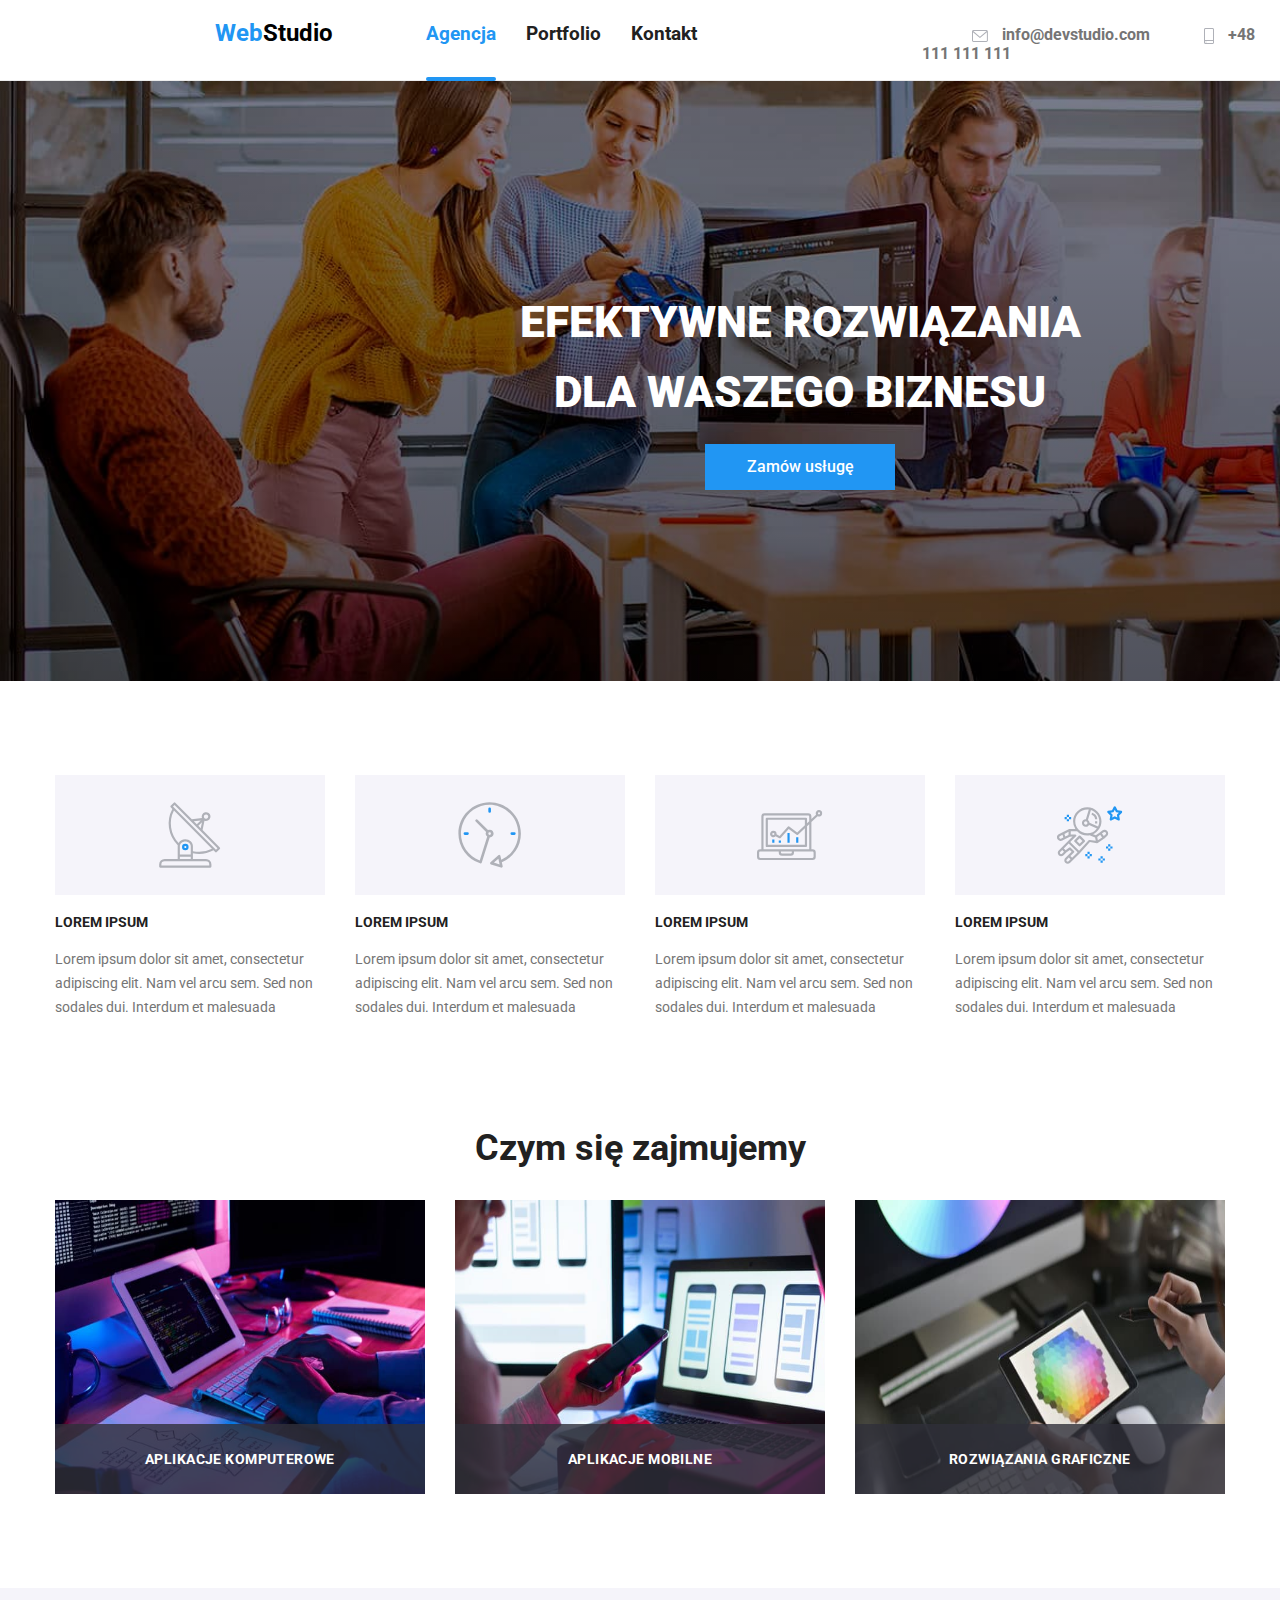
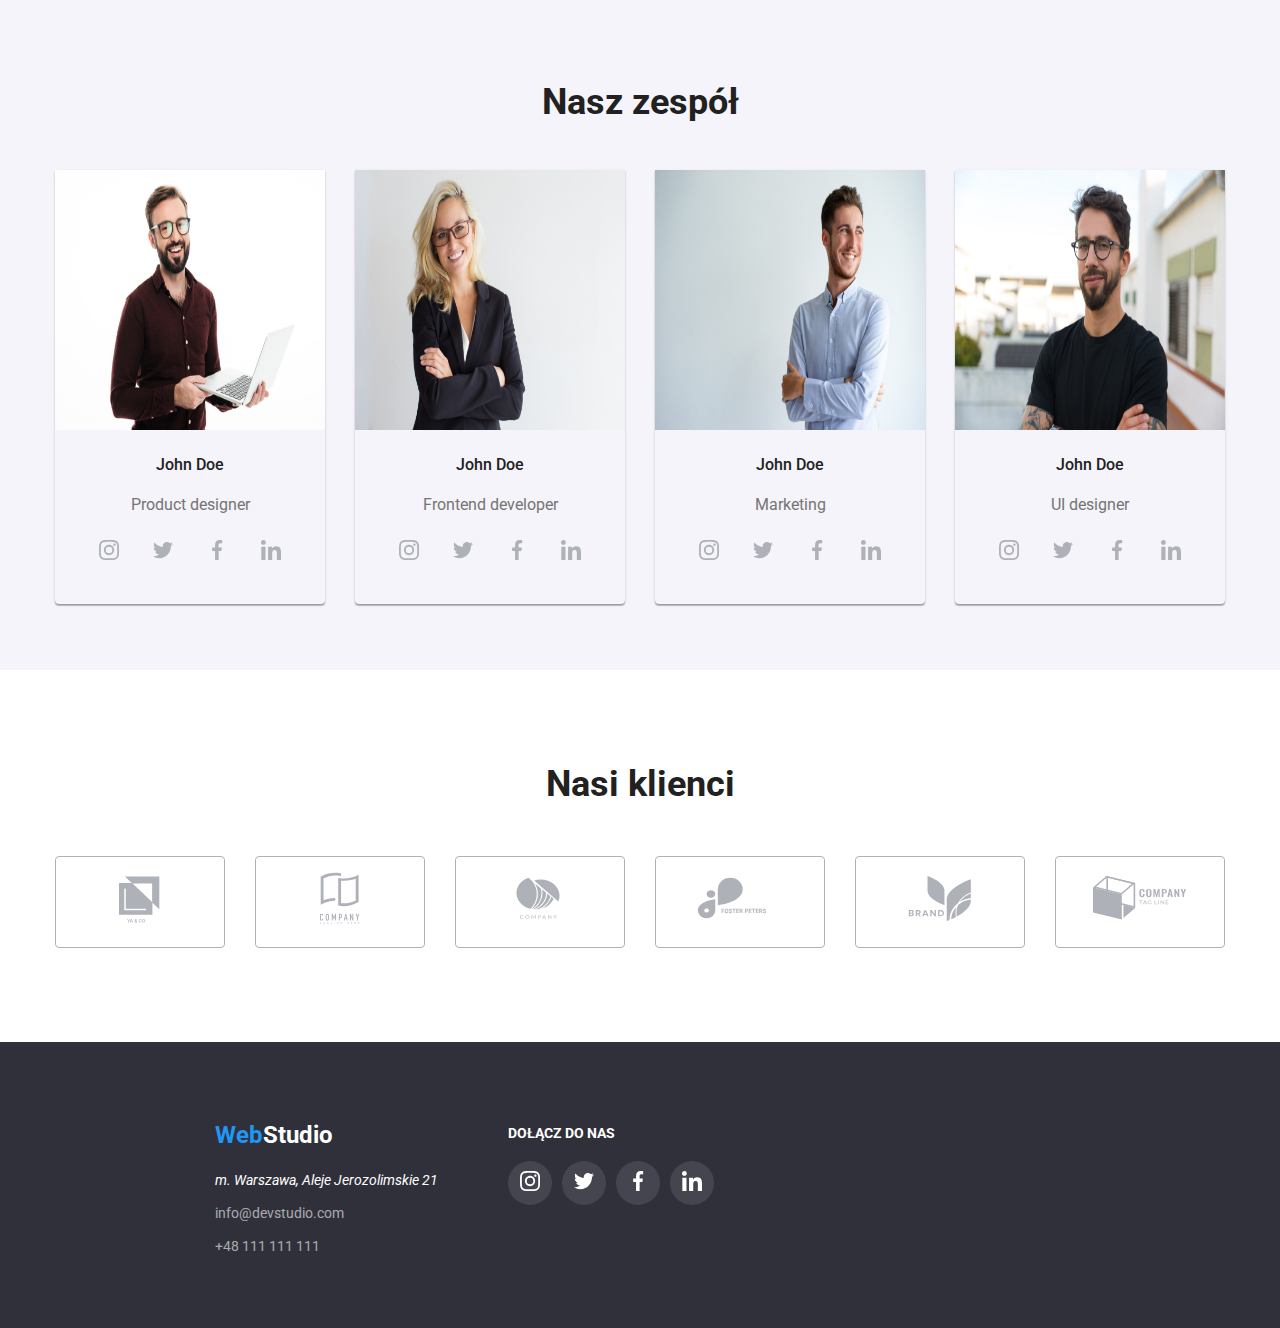
<file: index.html>
<!DOCTYPE html>
<html lang="en">
  <head>
    <meta charset="UTF-8" />
    <meta name="viewport" content="width=device-width, initial-scale=1" />
    <link href="./css/style.css" rel="stylesheet" type="text/css" />
    <title>Zadanie domowe - WebStudio</title>
    <link rel="preconnect" href="https://fonts.googleapis.com" />
    <link rel="preconnect" href="https://fonts.gstatic.com" crossorigin />
    <link
      href="https://fonts.googleapis.com/css2?family=Raleway:wght@700&family=Roboto:wght@400;500;700;900&display=swap"
      rel="stylesheet" />
    <link rel="stylesheet" href="./css/modern-normalize.min.css" />
  </head>
  <body>
    <header class="header-box">
      <div class="header-container">
        <section class="logo">
          <a href="https://roeee2.github.io/goit-markup-hw-05/"
            ><h2>
              <span class="logo-logo">Web</span
              ><span class="logo-studio">Studio</span>
            </h2></a
          >
        </section>
        <nav>
          <section class="nav-spacing">
            <h3>
              <ul>
                <li class="nav-item-active">
                  <a href="./index.html">Agencja</a>
                </li>
                <li class="nav-item">
                  <a href="./portfolio.html">Portfolio</a>
                </li>
                <li class="nav-item">
                  <a href="./contact.html">Kontakt</a>
                </li>
              </ul>
            </h3>
          </section>
        </nav>
        <section class="contact-spacing">
          <h4>
            <a href="mailto:info@devstudio.com">
              <svg class="envelope" width="16px" height="12px">
                <use href="./images/icons.svg#icon-envelope"></use>
              </svg>
              info@devstudio.com</a
            >
            <a href="tel:+48111111111">
              <svg class="close-icon" width="10px" height="16px">
                <use href="./images/icons.svg#icon-smartphone"></use>
              </svg>
              +48 111 111 111</a
            >
          </h4>
        </section>
      </div>
    </header>

    <!-- MAIN-->

    <main>
      <section class="solutions">
        <div class="content">
          <h1>
            <span class="solutions-title">
              <span>EFEKTYWNE ROZWIĄZANIA</span>
              <span>DLA WASZEGO BIZNESU</span>
            </span>
          </h1>
          <button type="button" class="order-service" data-modal-open>
            Zamów usługę
          </button>
          </div>
        </div>
      </section>
      <section>
        <div class="solutions-box">
          <div class="solutions-box-container">
            <div class="solutions-icons">
              <svg width="65.32px" height="70px">
                <use href="./images/icons.svg#icon-antenna"></use>
              </svg>
            </div>
            <h4 class="solutions-example-header">LOREM IPSUM</h4>
            <p class="solutions-example">
              Lorem ipsum dolor sit amet, consectetur adipiscing elit. Nam vel
              arcu sem. Sed non sodales dui. Interdum et malesuada
            </p>
          </div>
          <div class="solutions-box-container">
            <div class="solutions-icons">
              <svg width="65.32px" height="70px">
                <use href="./images/icons.svg#icon-clock"></use>
              </svg>
            </div>
            <h4 class="solutions-example-header">LOREM IPSUM</h4>
            <p class="solutions-example">
              Lorem ipsum dolor sit amet, consectetur adipiscing elit. Nam vel
              arcu sem. Sed non sodales dui. Interdum et malesuada
            </p>
          </div>
          <div class="solutions-box-container">
            <div class="solutions-icons">
              <svg width="65.32px" height="70px">
                <use href="./images/icons.svg#icon-diagram"></use>
              </svg>
            </div>
            <h4 class="solutions-example-header">LOREM IPSUM</h4>
            <p class="solutions-example">
              Lorem ipsum dolor sit amet, consectetur adipiscing elit. Nam vel
              arcu sem. Sed non sodales dui. Interdum et malesuada
            </p>
          </div>
          <div class="solutions-box-container">
            <div class="solutions-icons">
              <svg width="65.32px" height="70px">
                <use href="./images/icons.svg#icon-astronaut"></use>
              </svg>
            </div>
            <h4 class="solutions-example-header">LOREM IPSUM</h4>
            <p class="solutions-example">
              Lorem ipsum dolor sit amet, consectetur adipiscing elit. Nam vel
              arcu sem. Sed non sodales dui. Interdum et malesuada
            </p>
          </div>
        </div>
      </section>
      <section id="whatwedo">
        <div class="whatwedo">
          <div class="whatwedo-header">
            <h2 class="whatwedo-title">Czym się zajmujemy</h2>
          </div>
          <div class="whatwedo-container">
            <div class="whatwedo-item">
              <img
              src="images/whatwedo1.jpg"
              width="370"
              height="294"
              alt="Close up image of a programer working at his desk." />
                <div class="whatwedo-bar">
                <p class="whatwedo-desc">Aplikacje komputerowe</p>
                </div>
            </div>
            <div class="whatwedo-item">
              <img
              src="images/whatwedo2.jpg"
              width="370"
              height="294"
              alt="Web ui designers are developing application/interface for mobile phones." />
                <div class="whatwedo-bar">
                <p class="whatwedo-desc">Aplikacje mobilne</p>
                </div>
            </div>
            <div class="whatwedo-item">
              <img
              src="images/whatwedo3.jpg"
              width="370"
              height="294"
              alt="Creative artist web design with working colour selection graphic tablet." />
                <div class="whatwedo-bar">
                <p class="whatwedo-desc">Rozwiązania graficzne</p>
                </div>
            </div>
          </div>
        </div>
      </section>

      <section id="team">
        <div class="team-header">
          <h2 class="whatwedo-title">Nasz zespół</h2>
        </div>
        <div class="team-container">
          <figure>
            <img
              src="images/ourteam1.jpg"
              width="270"
              height="260"
              alt="Smiling product designer - John Doe." />
            <figcaption>
              <h4 class="team-member-header">John Doe</h4>
              <p class="-member-desc">Product designer</p>
              <div class="team-socials">
                <ul>
                  <li>
                    <a
                      href="https://instagram.com"
                      target="_blank"
                      rel="noopener noreferrer">
                      <svg class="socials-icon" width="20px" height="20px">
                        <use href="./images/icons.svg#icon-instagram"></use>
                      </svg>
                    </a>
                  </li>
                  <li>
                    <a
                      href="https://twitter.com"
                      target="_blank"
                      rel="noopener noreferrer">
                      <svg class="socials-icon" width="20px" height="20px">
                        <use href="./images/icons.svg#icon-twitter"></use>
                      </svg>
                    </a>
                  </li>
                  <li>
                    <a
                      href="https://facebook.com"
                      target="_blank"
                      rel="noopener noreferrer">
                      <svg class="socials-icon" width="20px" height="20px">
                        <use href="./images/icons.svg#icon-facebook"></use>
                      </svg>
                    </a>
                  </li>
                  <li>
                    <a
                      href="https://linkedin.com"
                      target="_blank"
                      rel="noopener noreferrer">
                      <svg class="socials-icon" width="20px" height="20px">
                        <use href="./images/icons.svg#icon-linkedin"></use>
                      </svg>
                    </a>
                  </li>
                </ul>
              </div>
            </figcaption>
          </figure>
          <figure>
            <img
              src="images/ourteam2.jpg"
              width="270"
              height="260"
              alt="Smiling frontend developer - John Doe." />
            <figcaption>
              <h4 class="team-member-header">John Doe</h4>
              <p class="-member-desc">Frontend developer</p>
              <div class="team-socials">
                <ul>
                  <li>
                    <a
                      href="https://instagram.com"
                      target="_blank"
                      rel="noopener noreferrer">
                      <svg class="socials-icon" width="20px" height="20px">
                        <use href="./images/icons.svg#icon-instagram"></use>
                      </svg>
                    </a>
                  </li>
                  <li>
                    <a
                      href="https://twitter.com"
                      target="_blank"
                      rel="noopener noreferrer">
                      <svg class="socials-icon" width="20px" height="20px">
                        <use href="./images/icons.svg#icon-twitter"></use>
                      </svg>
                    </a>
                  </li>
                  <li>
                    <a
                      href="https://facebook.com"
                      target="_blank"
                      rel="noopener noreferrer">
                      <svg class="socials-icon" width="20px" height="20px">
                        <use href="./images/icons.svg#icon-facebook"></use>
                      </svg>
                    </a>
                  </li>
                  <li>
                    <a
                      href="https://linkedin.com"
                      target="_blank"
                      rel="noopener noreferrer">
                      <svg class="socials-icon" width="20px" height="20px">
                        <use href="./images/icons.svg#icon-linkedin"></use>
                      </svg>
                    </a>
                  </li>
                </ul>
              </div>
            </figcaption>
          </figure>
          <figure>
            <img
              src="images/ourteam3.jpg"
              width="270"
              height="260"
              alt="Smiling marketing team member - John Doe." />
            <figcaption>
              <h4 class="team-member-header">John Doe</h4>
              <p class="-member-desc">Marketing</p>
              <div class="team-socials">
                <ul>
                  <li>
                    <a
                      href="https://instagram.com"
                      target="_blank"
                      rel="noopener noreferrer">
                      <svg class="socials-icon" width="20px" height="20px">
                        <use href="./images/icons.svg#icon-instagram"></use>
                      </svg>
                    </a>
                  </li>
                  <li>
                    <a
                      href="https://twitter.com"
                      target="_blank"
                      rel="noopener noreferrer">
                      <svg class="socials-icon" width="20px" height="20px">
                        <use href="./images/icons.svg#icon-twitter"></use>
                      </svg>
                    </a>
                  </li>
                  <li>
                    <a
                      href="https://facebook.com"
                      target="_blank"
                      rel="noopener noreferrer">
                      <svg class="socials-icon" width="20px" height="20px">
                        <use href="./images/icons.svg#icon-facebook"></use>
                      </svg>
                    </a>
                  </li>
                  <li>
                    <a
                      href="https://linkedin.com"
                      target="_blank"
                      rel="noopener noreferrer">
                      <svg class="socials-icon" width="20px" height="20px">
                        <use href="./images/icons.svg#icon-linkedin"></use>
                      </svg>
                    </a>
                  </li>
                </ul>
              </div>
            </figcaption>
          </figure>
          <figure>
            <img
              src="images/ourteam4.jpg"
              width="270"
              height="260"
              alt="Smiling UI designer - John Doe." />
            <figcaption>
              <h4 class="team-member-header">John Doe</h4>
              <p class="-member-desc">UI designer</p>
              <div class="team-socials">
                <ul>
                  <li>
                    <a
                      href="https://instagram.com"
                      target="_blank"
                      rel="noopener noreferrer">
                      <svg class="socials-icon" width="20px" height="20px">
                        <use href="./images/icons.svg#icon-instagram"></use>
                      </svg>
                    </a>
                  </li>
                  <li>
                    <a
                      href="https://twitter.com"
                      target="_blank"
                      rel="noopener noreferrer">
                      <svg class="socials-icon" width="20px" height="20px">
                        <use href="./images/icons.svg#icon-twitter"></use>
                      </svg>
                    </a>
                  </li>
                  <li>
                    <a
                      href="https://facebook.com"
                      target="_blank"
                      rel="noopener noreferrer">
                      <svg class="socials-icon" width="20px" height="20px">
                        <use href="./images/icons.svg#icon-facebook"></use>
                      </svg>
                    </a>
                  </li>
                  <li>
                    <a
                      href="https://linkedin.com"
                      target="_blank"
                      rel="noopener noreferrer">
                      <svg class="socials-icon" width="20px" height="20px">
                        <use href="./images/icons.svg#icon-linkedin"></use>
                      </svg>
                    </a>
                  </li>
                </ul>
              </div>
            </figcaption>
          </figure>
        </div>
      </section>
      <section id="customers">
        <div class="whatwedo">
          <h2 class="whatwedo-title">Nasi klienci</h2>
        </div>
        <div class="customers-icons">
          <ul>
            <li>
              <a
                href="https://google.com"
                target="_blank"
                rel="noopener noreferrer">
                <svg width="106" height="60.04">
                  <use href="./images/icons.svg#icon-customer_logo"></use>
                </svg>
              </a>
            </li>
            <li>
              <a
                href="https://google.com"
                target="_blank"
                rel="noopener noreferrer">
                <svg width="106" height="60.04">
                  <use href="./images/icons.svg#icon-customer_logo2"></use>
                </svg>
              </a>
            </li>
            <li>
              <a
                href="https://google.com"
                target="_blank"
                rel="noopener noreferrer">
                <svg width="106" height="60">
                  <use href="./images/icons.svg#icon-customer_logo3"></use>
                </svg>
              </a>
            </li>
            <li>
              <a
                href="https://google.com"
                target="_blank"
                rel="noopener noreferrer">
                <svg width="106" height="60">
                  <use href="./images/icons.svg#icon-customer_logo4"></use>
                </svg>
              </a>
            </li>
            <li>
              <a
                href="https://google.com"
                target="_blank"
                rel="noopener noreferrer">
                <svg width="106" height="60">
                  <use href="./images/icons.svg#icon-customer_logo5"></use>
                </svg>
              </a>
            </li>
            <li>
              <a
                href="https://google.com"
                target="_blank"
                rel="noopener noreferrer">
                <svg width="106" height="60">
                  <use href="./images/icons.svg#icon-customer_logo6"></use>
                </svg>
              </a>
            </li>
          </ul>
        </div>
      </section>
    </main>

    <!-- FOOTER -->

    <footer class="footer-background">
      <div class="footer-container">
        <section id="contact">
          <div class="footer-logo">
            <a href="https://roeee2.github.io/goit-markup-hw-05/"
              ><h2>
                <span class="logo-logo">Web</span
                ><span class="logo-studio-light">Studio</span>
              </h2></a
            >
          </div>
          <div class="address">
            <address>m. Warszawa, Aleje Jerozolimskie 21</address>
            <ul class="ways-of-contact">
              <li>
                <span class="address-6alpha"
                  ><a href="mailto:info@devstudio.com"
                    >info@devstudio.com</a
                  ></span
                >
              </li>
              <li>
                <span class="address-6alpha"
                  ><a href="tel:+48111111111">+48 111 111 111</a></span
                >
              </li>
            </ul>
          </div>
        </section>
        <section class="footer-socials">
          <h2>DOŁĄCZ DO NAS</h2>
          <ul>
            <li>
              <a
                href="https://instagram.com"
                target="_blank"
                rel="noopener noreferrer">
                <svg class="socials-icon" width="20px" height="20px">
                  <use href="./images/icons.svg#icon-instagram"></use>
                </svg>
              </a>
            </li>
            <li>
              <a
                href="https://twitter.com"
                target="_blank"
                rel="noopener noreferrer">
                <svg class="socials-icon" width="20px" height="20px">
                  <use href="./images/icons.svg#icon-twitter"></use>
                </svg>
              </a>
            </li>
            <li>
              <a
                href="https://facebook.com"
                target="_blank"
                rel="noopener noreferrer">
                <svg class="socials-icon" width="20px" height="20px">
                  <use href="./images/icons.svg#icon-facebook"></use>
                </svg>
              </a>
            </li>
            <li>
              <a
                href="https://linkedin.com"
                target="_blank"
                rel="noopener noreferrer">
                <svg class="socials-icon" width="20px" height="20px">
                  <use href="./images/icons.svg#icon-linkedin"></use>
                </svg>
              </a>
            </li>
          </ul>
        </section>
      </div>
    </footer>
    <div class="backdrop is-hidden" data-modal>
      <div class="modal">
        <button class="modal-close" data-modal-close>
          <svg class="socials-icon" width="11px" height="11px">
            <use href="./images/icons.svg#icon-close"></use>
          </svg>
        </button>
      </div>
    </div>
    <script src="./js/modal.js"></script>
  </body>
</html>
</file>
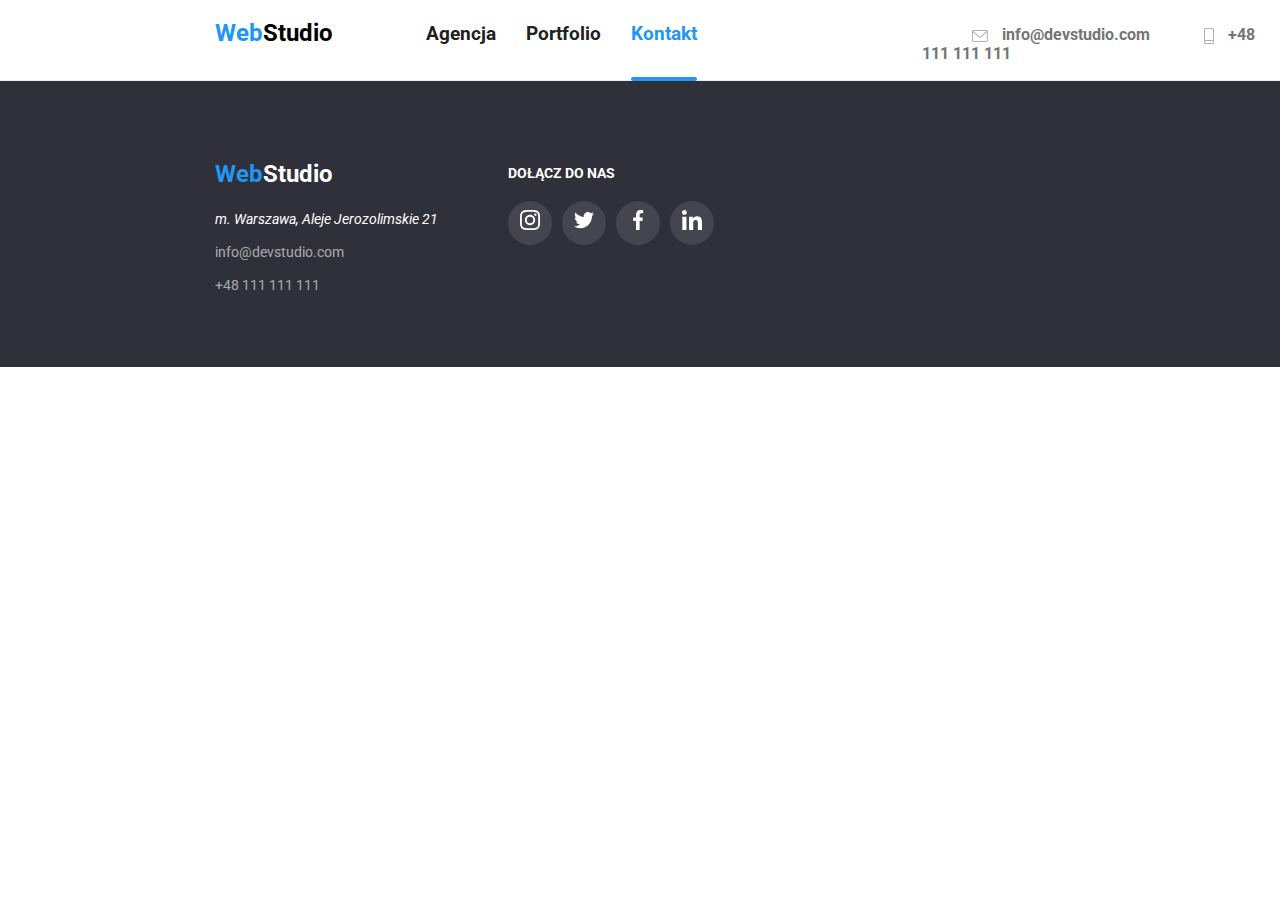
<file: contact.html>
<!DOCTYPE html>
<html lang="en">
  <head>
    <meta charset="UTF-8" />
    <meta name="viewport" content="width=device-width, initial-scale=1" />
    <link href="./css/style.css" rel="stylesheet" type="text/css" />
    <title>Zadanie domowe - WebStudio</title>
    <link rel="preconnect" href="https://fonts.googleapis.com" />
    <link rel="preconnect" href="https://fonts.gstatic.com" crossorigin />
    <link
      href="https://fonts.googleapis.com/css2?family=Raleway:wght@700&family=Roboto:wght@400;500;700;900&display=swap"
      rel="stylesheet" />
    <link rel="stylesheet" href="./css/modern-normalize.min.css" />
  </head>
  <body>
    <header class="header-box">
      <div class="header-container">
        <section class="logo">
          <a href="https://roeee2.github.io/goit-markup-hw-05/"
            ><h2>
              <span class="logo-logo">Web</span
              ><span class="logo-studio">Studio</span>
            </h2></a
          >
        </section>
        <nav>
          <section class="nav-spacing">
            <h3>
              <ul>
                <li class="nav-item">
                  <a href="./index.html">Agencja</a>
                </li>
                <li class="nav-item">
                  <a href="./portfolio.html">Portfolio</a>
                </li>
                <li class="nav-item-active">
                  <a href="./contact.html">Kontakt</a>
                </li>
              </ul>
            </h3>
          </section>
        </nav>
        <section class="contact-spacing">
          <h4>
            <a href="mailto:info@devstudio.com">
              <svg class="envelope" width="16px" height="12px">
                <use href="./images/icons.svg#icon-envelope"></use>
              </svg>
              info@devstudio.com</a
            >
            <a href="tel:+48111111111">
              <svg class="close-icon" width="10px" height="16px">
                <use href="./images/icons.svg#icon-smartphone"></use>
              </svg>
              +48 111 111 111</a
            >
          </h4>
        </section>
      </div>
    </header>

    <!-- MAIN-->

    <main></main>

    <!-- FOOTER -->

    <footer class="footer-background">
      <div class="footer-container">
        <section id="contact">
          <div class="footer-logo">
            <a href="https://roeee2.github.io/goit-markup-hw-05/"
              ><h2>
                <span class="logo-logo">Web</span
                ><span class="logo-studio-light">Studio</span>
              </h2></a
            >
          </div>
          <div class="address">
            <address>m. Warszawa, Aleje Jerozolimskie 21</address>
            <ul class="ways-of-contact">
              <li>
                <span class="address-6alpha"
                  ><a href="mailto:info@devstudio.com"
                    >info@devstudio.com</a
                  ></span
                >
              </li>
              <li>
                <span class="address-6alpha"
                  ><a href="tel:+48111111111">+48 111 111 111</a></span
                >
              </li>
            </ul>
          </div>
        </section>
        <section class="footer-socials">
          <h2>DOŁĄCZ DO NAS</h2>
          <ul>
            <li>
              <a
                href="https://instagram.com"
                target="_blank"
                rel="noopener noreferrer">
                <svg class="socials-icon" width="20px" height="20px">
                  <use href="./images/icons.svg#icon-instagram"></use>
                </svg>
              </a>
            </li>
            <li>
              <a
                href="https://twitter.com"
                target="_blank"
                rel="noopener noreferrer">
                <svg class="socials-icon" width="20px" height="20px">
                  <use href="./images/icons.svg#icon-twitter"></use>
                </svg>
              </a>
            </li>
            <li>
              <a
                href="https://facebook.com"
                target="_blank"
                rel="noopener noreferrer">
                <svg class="socials-icon" width="20px" height="20px">
                  <use href="./images/icons.svg#icon-facebook"></use>
                </svg>
              </a>
            </li>
            <li>
              <a
                href="https://linkedin.com"
                target="_blank"
                rel="noopener noreferrer">
                <svg class="socials-icon" width="20px" height="20px">
                  <use href="./images/icons.svg#icon-linkedin"></use>
                </svg>
              </a>
            </li>
          </ul>
        </section>
      </div>
    </footer>
  </body>
</html>
</file>
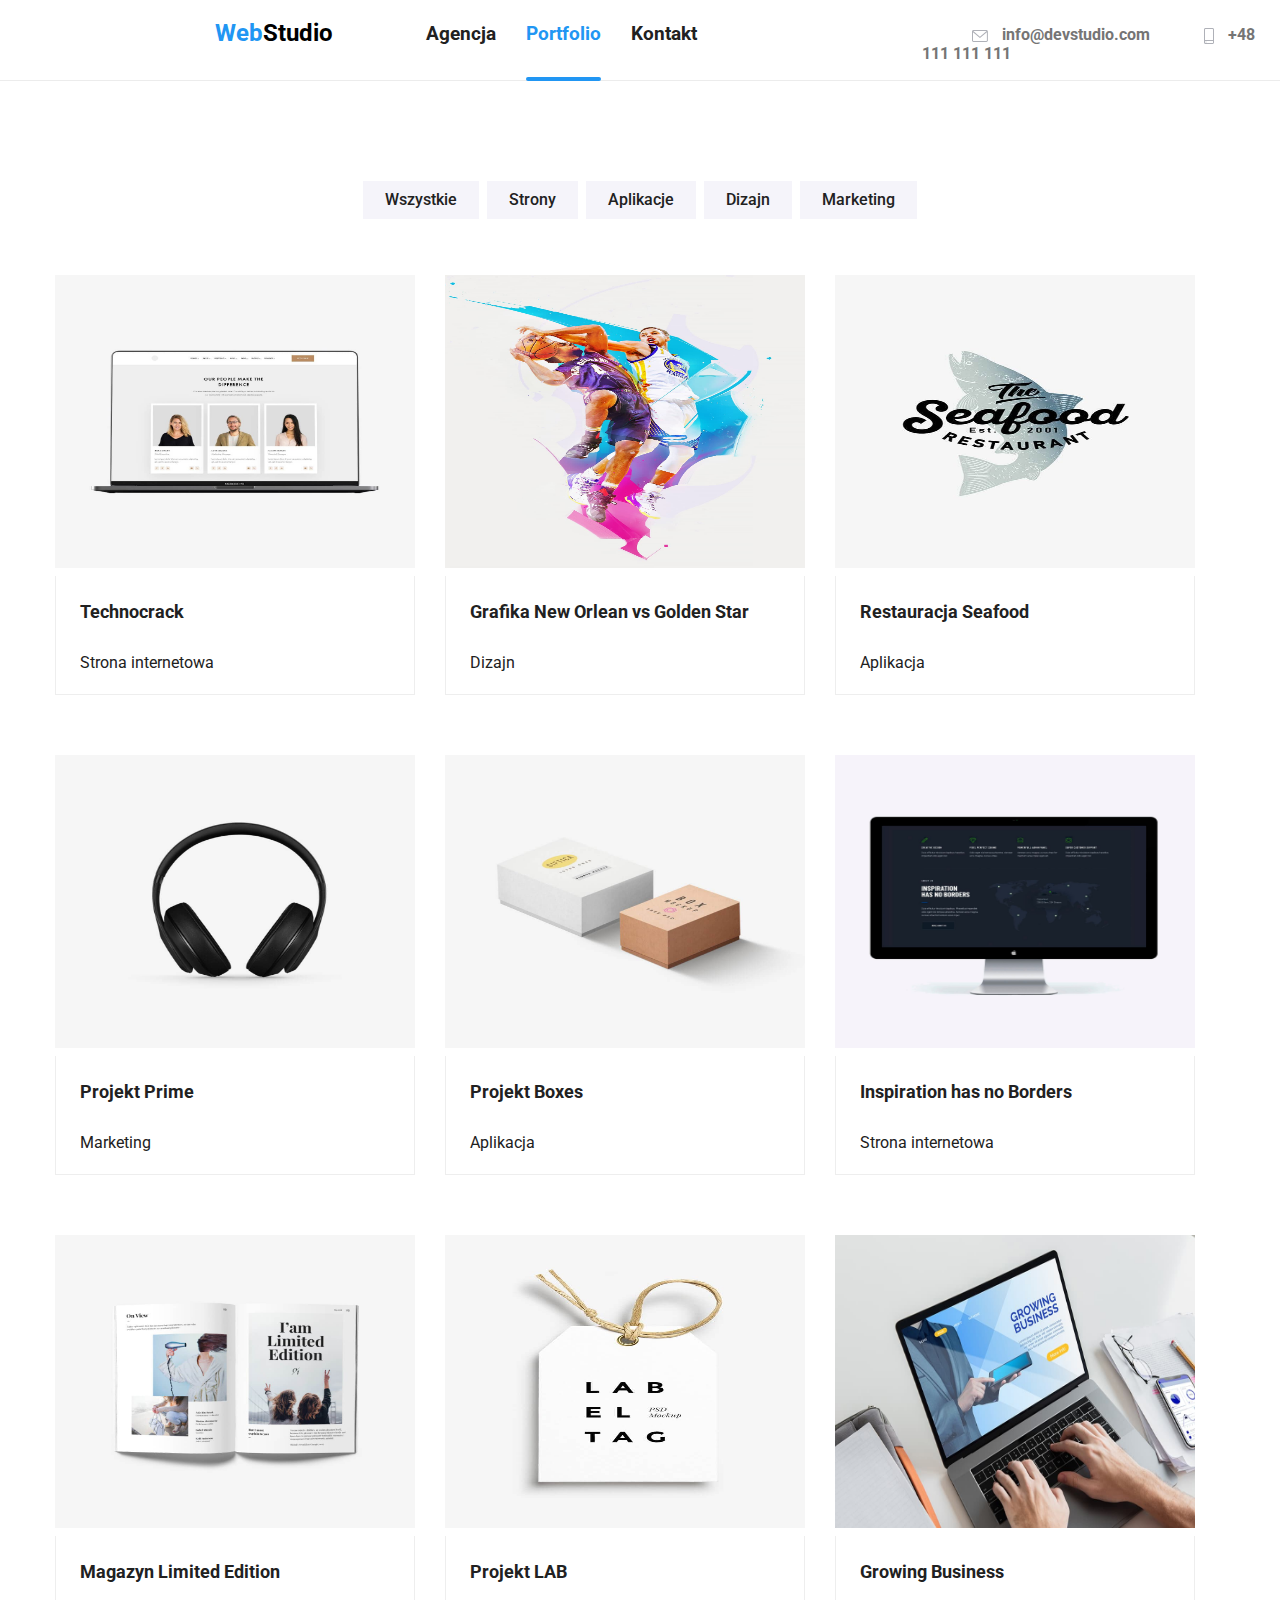
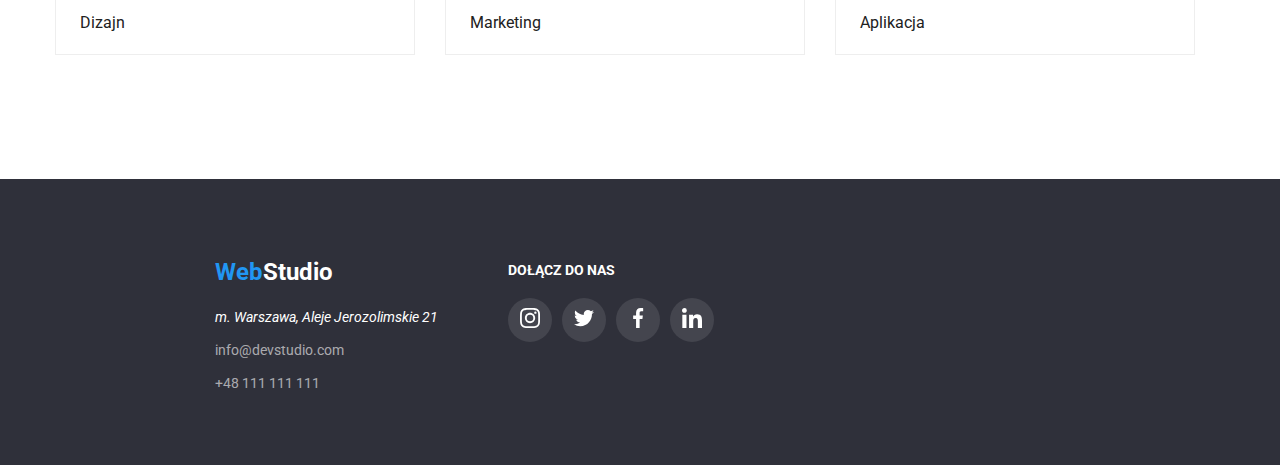
<file: portfolio.html>
<!DOCTYPE html>
<html lang="en">
  <head>
    <meta charset="UTF-8" />
    <meta name="viewport" content="width=device-width, initial-scale=1" />
    <link href="./css/style.css" rel="stylesheet" type="text/css" />
    <title>Zadanie domowe - WebStudio</title>
    <link rel="preconnect" href="https://fonts.googleapis.com" />
    <link rel="preconnect" href="https://fonts.gstatic.com" crossorigin />
    <link
      href="https://fonts.googleapis.com/css2?family=Raleway:wght@700&family=Roboto:wght@400;500;700;900&display=swap"
      rel="stylesheet" />
    <link rel="stylesheet" href="./css/modern-normalize.min.css" />
  </head>
  <body>
    <header class="header-box">
      <div class="header-container">
        <section class="logo">
          <a href="https://roeee2.github.io/goit-markup-hw-05/"
            ><h2>
              <span class="logo-logo">Web</span
              ><span class="logo-studio">Studio</span>
            </h2></a
          >
        </section>
        <nav>
          <section class="nav-spacing">
            <h3>
              <ul>
                <li class="nav-item">
                  <a href="./index.html">Agencja</a>
                </li>
                <li class="nav-item-active">
                  <a href="./portfolio.html">Portfolio</a>
                </li>
                <li class="nav-item">
                  <a href="./contact.html">Kontakt</a>
                </li>
              </ul>
            </h3>
          </section>
        </nav>
        <section class="contact-spacing">
          <h4>
            <a href="mailto:info@devstudio.com">
              <svg class="envelope" width="16px" height="12px">
                <use href="./images/icons.svg#icon-envelope"></use>
              </svg>
              info@devstudio.com</a
            >
            <a href="tel:+48111111111">
              <svg class="close-icon" width="10px" height="16px">
                <use href="./images/icons.svg#icon-smartphone"></use>
              </svg>
              +48 111 111 111</a
            >
          </h4>
        </section>
      </div>
    </header>

    <!-- MAIN-->

    <main>
      <section>
        <ul class="portfolio-types-box">
          <li>
            <button type="button" class="portfolio-types">
              <a href="#">Wszystkie</a>
            </button>
          </li>
          <li>
            <button type="button" class="portfolio-types">
              <a href="#">Strony</a>
            </button>
          </li>
          <li>
            <button type="button" class="portfolio-types">
              <a href="#">Aplikacje</a>
            </button>
          </li>
          <li>
            <button type="button" class="portfolio-types">
              <a href="#">Dizajn</a>
            </button>
          </li>
          <li>
            <button type="button" class="portfolio-types">
              <a href="#">Marketing</a>
            </button>
          </li>
        </ul>
      </section>
      <section class="gallery-box">
        <ul class="portfolio-gallery">
          <li>
            <figure>
              <div class="tile">
                <img
                  src="./images/portfolio/photo1.jpg"
                  alt="Website built for a company called Technocrack."
                  width="370"
                  height="293" />
                <div class="portfolio-overlay">
                  Technocrack jest popularną platformą wykorzystywaną do rozpowszechniania koronawirusa. Firmy wykorzystują tę platformę do celów szpiegowskich i ataków na niezabezpieczone serwery konkurencji.
                </div>
              </div>
              <figcaption>
                <h3 class="portfolio-item-header">Technocrack</h3>
                <p class="portfolio-item-description">Strona internetowa</p>
              </figcaption>
            </figure>
          </li>
          <li>
            <figure>
              <div class="tile">
                <img
                  src="./images/portfolio/photo2.jpg"
                  alt="New Orlean vs. Golden Star poster design."
                  width="370"
                  height="293" />
                <div class="portfolio-overlay">
                  Technocrack jest popularną platformą wykorzystywaną do rozpowszechniania koronawirusa. Firmy wykorzystują tę platformę do celów szpiegowskich i ataków na niezabezpieczone serwery konkurencji.
                </div>
              </div>
                <figcaption>
                  <h3 class="portfolio-item-header">
                    Grafika New Orlean vs Golden Star
                  </h3>
                  <p class="portfolio-item-description">Dizajn</p>
              </figcaption>
            </figure>
          </li>
          <li>
            <figure>
              <div class="tile">
                <img
                  src="./images/portfolio/photo3.jpg"
                  alt="Logo of an app built for a seafood restaurant called Seafood."
                  width="370"
                  height="293" />
                  <div class="portfolio-overlay">
                    Technocrack jest popularną platformą wykorzystywaną do rozpowszechniania koronawirusa. Firmy wykorzystują tę platformę do celów szpiegowskich i ataków na niezabezpieczone serwery konkurencji.
                  </div>
              </div>
                <figcaption>
                  <h3 class="portfolio-item-header">Restauracja Seafood</h3>
                  <p class="portfolio-item-description">Aplikacja</p>
                </figcaption>
            </figure>
          </li>
          <li>
            <figure>
              <div class="tile">
                <img
                  src="./images/portfolio/photo4.jpg"
                  alt="Picture of headphones."
                  width="370"
                  height="293" />
                  <div class="portfolio-overlay">
                    Technocrack jest popularną platformą wykorzystywaną do rozpowszechniania koronawirusa. Firmy wykorzystują tę platformę do celów szpiegowskich i ataków na niezabezpieczone serwery konkurencji.
                  </div>
              </div>
                <figcaption>
                  <h3 class="portfolio-item-header">Projekt Prime</h3>
                  <p class="portfolio-item-description">Marketing</p>
                </figcaption>
            </figure>
          </li>
          <li>
            <figure>
              <div class="tile">
                <img
                  src="./images/portfolio/photo5.jpg"
                  alt="Picture of two boxes."
                  width="370"
                  height="293" />
                  <div class="portfolio-overlay">
                    Technocrack jest popularną platformą wykorzystywaną do rozpowszechniania koronawirusa. Firmy wykorzystują tę platformę do celów szpiegowskich i ataków na niezabezpieczone serwery konkurencji.
                  </div>
              </div>
                <figcaption>
                  <h3 class="portfolio-item-header">Projekt Boxes</h3>
                  <p class="portfolio-item-description">Aplikacja</p>
                </figcaption>
            </figure>
          </li>
          <li>
            <figure>
              <div class="tile">
                <img
                  src="./images/portfolio/photo6.jpg"
                  alt="Website called Inspiration has no borders."
                  width="370"
                  height="293" />
                  <div class="portfolio-overlay">
                    Technocrack jest popularną platformą wykorzystywaną do rozpowszechniania koronawirusa. Firmy wykorzystują tę platformę do celów szpiegowskich i ataków na niezabezpieczone serwery konkurencji.
                  </div>
              </div>
                <figcaption>
                  <h3 class="portfolio-item-header">
                    Inspiration has no Borders
                  </h3>
                  <p class="portfolio-item-description">Strona internetowa</p>
                </figcaptio>
            </figure>
          </li>
          <li>
            <figure>
              <div class="tile">
                <img
                  src="./images/portfolio/photo7.jpg"
                  alt="Design of a Limited Edition magazine."
                  width="370"
                  height="293" />
                  <div class="portfolio-overlay">
                    Technocrack jest popularną platformą wykorzystywaną do rozpowszechniania koronawirusa. Firmy wykorzystują tę platformę do celów szpiegowskich i ataków na niezabezpieczone serwery konkurencji.
                  </div>
              </div>
                <figcaption>
                  <h3 class="portfolio-item-header">Magazyn Limited Edition</h3>
                  <p class="portfolio-item-description">Dizajn</p>
                </figcaption>
            </figure>
          </li>
          <li>
            <figure>
              <div class="tile">
                <img
                  src="./images/portfolio/photo8.jpg"
                  alt="Picture of a fancy design tag."
                  width="370"
                  height="293" />
                  <div class="portfolio-overlay">
                    Technocrack jest popularną platformą wykorzystywaną do rozpowszechniania koronawirusa. Firmy wykorzystują tę platformę do celów szpiegowskich i ataków na niezabezpieczone serwery konkurencji.
                  </div>
              </div>
                <figcaption>
                  <h3 class="portfolio-item-header">Projekt LAB</h3>
                  <p class="portfolio-item-description">Marketing</p>
                </figcaption>
            </figure>
          </li>
          <li>
            <figure>
              <div class="tile">
                <img
                  src="./images/portfolio/photo9.jpg"
                  alt="Growing business app shown on a laptop screen."
                  width="370"
                  height="293" />
                  <div class="portfolio-overlay">
                    Technocrack jest popularną platformą wykorzystywaną do rozpowszechniania koronawirusa. Firmy wykorzystują tę platformę do celów szpiegowskich i ataków na niezabezpieczone serwery konkurencji.
                  </div>
              </div>
                <figcaption>
                  <h3 class="portfolio-item-header">Growing Business</h3>
                  <p class="portfolio-item-description">Aplikacja</p>
                </figcaption>
            </figure>
          </li>
        </ul>
      </section>
    </main>

    <!-- FOOTER -->

    <footer class="footer-background">
      <div class="footer-container">
        <section id="contact">
          <div class="footer-logo">
            <a href="https://roeee2.github.io/goit-markup-hw-05/"
              ><h2>
                <span class="logo-logo">Web</span
                ><span class="logo-studio-light">Studio</span>
              </h2></a
            >
          </div>
          <div class="address">
            <address>m. Warszawa, Aleje Jerozolimskie 21</address>
            <ul class="ways-of-contact">
              <li>
                <span class="address-6alpha"
                  ><a href="mailto:info@devstudio.com"
                    >info@devstudio.com</a
                  ></span
                >
              </li>
              <li>
                <span class="address-6alpha"
                  ><a href="tel:+48111111111">+48 111 111 111</a></span
                >
              </li>
            </ul>
          </div>
        </section>
        <section class="footer-socials">
          <h2>DOŁĄCZ DO NAS</h2>
          <ul>
            <li>
              <a
                href="https://instagram.com"
                target="_blank"
                rel="noopener noreferrer">
                <svg class="socials-icon" width="20px" height="20px">
                  <use href="./images/icons.svg#icon-instagram"></use>
                </svg>
              </a>
            </li>
            <li>
              <a
                href="https://twitter.com"
                target="_blank"
                rel="noopener noreferrer">
                <svg class="socials-icon" width="20px" height="20px">
                  <use href="./images/icons.svg#icon-twitter"></use>
                </svg>
              </a>
            </li>
            <li>
              <a
                href="https://facebook.com"
                target="_blank"
                rel="noopener noreferrer">
                <svg class="socials-icon" width="20px" height="20px">
                  <use href="./images/icons.svg#icon-facebook"></use>
                </svg>
              </a>
            </li>
            <li>
              <a
                href="https://linkedin.com"
                target="_blank"
                rel="noopener noreferrer">
                <svg class="socials-icon" width="20px" height="20px">
                  <use href="./images/icons.svg#icon-linkedin"></use>
                </svg>
              </a>
            </li>
          </ul>
        </section>
      </div>
    </footer>
  </body>
</html>
</file>
<file: css/style.css>
:root {
  --background-color: #e5e5e5;
  --header-color: #212121;
  --text-color: #757575;
  --h1-background: #2f303a;
  --web-studio-blue: #2196f3;
  --tile: rgba(33, 150, 243, 0.9);
  --black: #000000;
  --white: #ffffff;
  --white6alpha: #ffffff99;
  --button-grey: #f5f4fa;
  --border: #eeeeee;
  --header-border: #ececec;
  --color1: #afb1b8;
  --footer-socials-bg: rgba(255, 255, 255, 0.1);
  --shadow: rgba(0, 0, 0, 0.1);
  --box-shadow: rgba(0, 0, 0, 0.5);
  --modal-shadow: rgba(0, 0, 0, 0.2);
  --modal-shadow2: rgba(0, 0, 0, 0.14);
  --modal-shadow3: rgba(0, 0, 0, 0.12);
  --description-bar: rgba(47, 48, 58, 0.8);
  --transition-properties: transform, opacity, visibility;
  --transition-duration: 250ms;
  --timing-function: cubic-bezier(0.4, 0, 0.2, 1);
}
body {
  font-family: "Roboto", "Arial", "sans-serif";
  color: #212121;
  background-color: var(--white);
  justify-content: center;
  margin: 0 auto;
}
.footer-container {
  width: 1600px;
  margin-inline: auto;
  display: flex;
  flex-direction: row;
}
.header-container {
  display: flex;
  width: 1600px;
  height: 80px;
  margin-inline: auto;
}
.header-box {
  background: var(--white);
  display: flex;
  align-content: center;
  margin: 24 0 0 215;
  border: solid 1px var(--header-border);
  border-width: 0px 0px 1px 0px;
}

a {
  text-decoration: none;
  color: inherit;
}

a:hover,
a:focus {
  color: var(--web-studio-blue);
}

.logo-logo {
  color: var(--web-studio-blue);
  padding-left: 215px;
}
.logo-studio {
  color: var(--black);
}

.logo-studio:hover,
.logo-studio:focus {
  color: var(--black);
  transition: var(--transition-properties) var(--transition-duration)
      var(--timing-function),
    ease-in-out;
}
.nav-spacing {
  display: flex;
  justify-content: space-between;
  padding: 5px 0;
}
.nav-spacing h3 {
  margin-left: 93px;
}
.nav-spacing ul {
  display: flex;
  gap: 30px;
  list-style: none;
  padding: 0;
  margin: 0;
}
.nav-spacing li {
  position: relative;
}
.nav-item {
}
.nav-item-active a {
  color: var(--web-studio-blue);
}
.nav-item-active::after {
  content: "";
  justify-content: center;
  height: 4px;
  width: 100%;
  background-color: var(--web-studio-blue);
  content: "";
  display: flex;
  border-radius: 2px;
  transform: translateY(32px);
}
.nav-spacing li:hover::after,
.nav-spacing li:focus::after {
  content: "";
  justify-content: center;
  height: 4px;
  width: 100%;
  background-color: var(--web-studio-blue);
  content: "";
  display: flex;
  border-radius: 2px;
  transform: translateY(32px);
}

.contact-spacing {
  display: flex;
  justify-content: left;
  padding: 5px 0;
  margin-left: 225px;
}
.contact-spacing svg {
  vertical-align: middle;
  margin-right: 10px;
}
.contact-spacing a {
  margin-left: 50px;
  color: var(--text-color);
}
.contact-spacing a:hover svg,
.contact-spacing a:focus svg {
  --color1: var(--web-studio-blue);
  transition: var(--transition-properties) var(--transition-duration)
      var(--timing-function),
    ease-in-out;
}
.contact-spacing a:hover,
.contact-spacing a:focus {
  color: var(--web-studio-blue);
  --color1: var(var(--web-studio-blue));
  transition: var(--transition-properties) var(--transition-duration)
      var(--timing-function),
    ease-in-out;
}
.solutions {
  color: var(--white);
  background-image: linear-gradient(rgba(0, 0, 0, 0.1), rgba(0, 0, 0, 0.4)),
    url(./../images/header_background.jpg);
  background-size: cover;
  background-position: center;
  height: 600px;
  position: relative;
  display: flex;
  align-items: center;
  justify-content: center;
  margin-inline: auto;
  width: 1600px;
}

.solutions .content {
  text-align: center;
}
.solutions-title {
  font-weight: 900;
  font-size: 44px;
  line-height: 1.363;
  display: flex;
  flex-direction: column;
}
.solutions-title span {
  white-space: nowrap;
}

.solutions-title span:first-child {
  margin-bottom: 10px;
}
.solutions-example-header {
  font-weight: 700;
  font-size: 14px;
  line-height: 1.142;
}
.solutions-example {
  font-weight: 400;
  font-size: 14px;
  line-height: 1.714;
  color: var(--text-color);
}
.solutions-box {
  display: flex;
  flex-wrap: wrap;
  gap: 30px;
  justify-content: center;
  background: var(--white);
  padding-top: 94px;
}
.solutions-box-container {
  width: 270px;
}
.solutions-icons {
  display: flex;
  justify-content: center;
  align-items: center;
  width: 270px;
  height: 120px;
  text-align: center;
  background: var(--button-grey);
}
.whatwedo-title {
  font-weight: 700;
  font-size: 36px;
  line-height: 1.166;
  padding: 64px 0 0px 0;
}

.whatwedo {
  display: flex;
  flex-direction: column;
  align-items: center;
  background: var(--white);
  padding: 0;
  margin: 0;
}

.whatwedo-container {
  display: flex;
  flex-wrap: wrap;
  justify-content: center;
  gap: 30px;
  padding: 0 0 94px 0;
  margin: 0;
}
.whatwedo-header {
  display: flex;
  flex-wrap: wrap;
  justify-content: center;
  padding: 0;
  margin: 0;
}
.whatwedo-item {
  position: relative;
  display: flex;
  align-items: center;
}

.whatwedo-bar {
  position: absolute;
  bottom: 0;
  left: 0;
  width: 100%;
  height: 70px;
  background-color: var(--description-bar);
  display: flex;
  align-items: center;
  justify-content: center;
}

.whatwedo-desc {
  font-weight: 700;
  font-size: 14px;
  line-height: 1.143;
  text-align: center;
  letter-spacing: 0.03em;
  text-transform: uppercase;
  color: var(--white);
}
.team-header {
  display: flex;
  flex-wrap: wrap;
  flex-direction: row;
  justify-content: center;
  text-align: center;
  background: var(--button-grey);
  padding: 0;
  margin: 0;
}
.team-container {
  display: flex;
  flex-wrap: wrap;
  flex-direction: row;
  justify-content: center;
  text-align: center;
  gap: 30px;
  background: var(--button-grey);
  padding: 0px 0 50px 0;
}
.team-container figure {
  margin-right: 0px;
  margin-left: 0px;
  box-shadow: 0px 1px 3px rgba(0, 0, 0, 0.12), 0px 1px 1px rgba(0, 0, 0, 0.14),
    0px 2px 1px rgba(0, 0, 0, 0.2);
  border-radius: 0px 0px 4px 4px;
}
.team-member-header {
  font-weight: 500;
  font-size: 16px;
  line-height: 1.187;
}
.-member-desc {
  color: var(--text-color);
}
.team-socials {
  display: flex;
  flex-direction: row;
  justify-content: center;
  padding-bottom: 30px;
}
.team-socials ul {
  list-style: none;
  display: flex;
  gap: 10px;
  margin: 0;
  padding: 0;
  align-items: center;
}
.team-socials li {
  display: flex;
  justify-content: center;
  align-items: center;
  height: 44px;
  width: 44px;
  border-radius: 50%;
}
.team-socials li:hover,
.team-socials li:focus {
  background-color: var(--web-studio-blue);
  --color1: var(--white);
}
.customers-icons {
  display: flex;
  flex-direction: row;
  justify-content: center;
  padding-bottom: 94px;
  padding-top: 20px;
  list-style-type: none;
}

.customers-icons ul {
  list-style: none;
  display: flex;
  margin: 0;
  padding: 0;
  gap: 30px;
  align-items: center;
}
.customers-icons li:hover,
.customers-icons li:focus {
  border-color: var(--web-studio-blue);
  --color1: var(--web-studio-blue);
}
.customers-icons li {
  display: flex;
  justify-content: center;
  align-items: center;
  width: 170px;
  height: 92px;
  border: solid 1px var(--color1);
  border-radius: 4px;
}
.address {
  font-weight: 400;
  font-size: 14px;
  line-height: 1.714;
  color: var(--white);
  padding-left: 215px;
  padding-bottom: 60px;
  letter-spacing: 3%;
}
.address address {
  margin-bottom: 9px;
}
.address li {
  margin-bottom: 9px;
}
.ways-of-contact {
  list-style-type: none;
  margin: 0;
  padding: 0;
}

.footer-logo {
  padding: 60px 0 0 0;
}
.footer-background {
  background-color: var(--h1-background);
}
.footer-socials {
  display: flex;
  flex-direction: column;
  padding: 72px 0 0 70px;
  align-items: flex-start;
}
.footer-socials h2 {
  font-size: 14px;
  line-height: 16px;
  letter-spacing: 3%;
  color: var(--white);
  margin-bottom: 20px;
}
.footer-socials ul {
  list-style: none;
  display: flex;
  gap: 10px;
  margin: 0;
  padding: 0;
  --color1: var(--white);
}
.footer-socials li {
  display: flex;
  justify-content: center;
  align-items: center;
  height: 44px;
  width: 44px;
  background-color: var(--footer-socials-bg);
  border-radius: 50%;
}
.footer-socials li:hover,
.footer-socials li:focus {
  background-color: var(--web-studio-blue);
  --color1: var(--white);
}
.logo-studio-light {
  color: var(--white);
}
.address-6alpha {
  font-weight: 400;
  font-size: 14px;
  line-height: 1.714;
  color: var(--white6alpha);
}
.portfolio-item-header {
  font-weight: 700;
  font-size: 18px;
  line-height: 2;
}
.portfolio-item-description {
  font-weight: 400;
  font-size: 16px;
  line-height: 1.875;
}
.portfolio-types {
  font-weight: 500;
  font-size: 16px;
  line-height: 1.625;
  color: var(--header-color);
  background: var(--button-grey);
  border: none;
  text-decoration: none;
  display: inline-block;
  padding: 6px 22px;
}
.portfolio-types-box {
  display: flex;
  gap: 8px;
  list-style-type: none;
  margin: 0;
  padding: 100px 0 56px 0;
  background: var(--white);
  justify-content: center;
}
.portfolio-types:hover,
.portfolio-types:focus,
.portfolio-types:hover a,
.portfolio-types:focus a {
  color: var(--white);
  box-shadow: var(--shadow);
  transition: var(--transition-properties) var(--transition-duration)
      var(--timing-function),
    ease-in-out;
  box-shadow: inset 0 0 5x var(--black);
  text-shadow: 1px 1px 1px var(--black);
  background-color: var(--web-studio-blue);
}
.portfolio-gallery li:hover,
.portfolio-gallery li:focus {
  box-shadow: 1px 4px 6px rgba(0, 0, 0, 0.16), 0px 4px 4px rgba(0, 0, 0, 0.06),
    0px 1px 1px rgba(0, 0, 0, 0.12);
  transition: var(--transition-properties) var(--transition-duration)
      var(--timing-function),
    ease-in-out;
}
.gallery-box {
  display: flex;
  flex-wrap: wrap;
  justify-content: center;
  background: var(--white);
  padding: 0 0 94px 0;
  box-sizing: border-box;
}

.portfolio-gallery {
  gap: 30px;
  margin: 0;
  padding: 0;
  display: flex;
  flex-wrap: wrap;
  justify-content: flex-start;
  width: 1170px;
  box-sizing: border-box;
  list-style-type: none;
  box-sizing: border-box;
}

.portfolio-gallery li {
  width: calc(33.33% - 30px);
  margin: 0 0 30px 0;
  padding: 0;
}
.portfolio-gallery li:hover .portfolio-overlay,
.portfolio-gallery li:focus .portfolio-overlay {
  transform: translateY(0);
  transition: var(--transition-properties) var(--transition-duration)
      var(--timing-function),
    ease-in-out;
}
.gallery-box figure {
  position: relative;
  display: flex;
  flex-direction: column;
  margin: 0;
  padding: 0;
}

.gallery-box figure img {
  width: 100%;
}
.gallery-box figcaption {
  position: relative;
  box-sizing: border-box;
  z-index: 3;
  border: solid 1px var(--border);
  border-width: 0px 1px 1px 1px;
  width: 100%;
  padding-left: 24px;
}
.portfolio-overlay {
  position: absolute;
  box-sizing: border-box;
  z-index: 2;
  bottom: 0;
  left: 0;
  height: 0;
  inset: 0;
  width: 370px;
  height: 394px;
  background-color: var(--tile);
  transform: translateY(101%);
  transition: var(--transition-properties) var(--transition-duration)
      var(--timing-function),
    ease-in-out;
  padding: 49px 45px 49px 24px;
}
.tile {
  position: relative;
  overflow: hidden;
  box-sizing: border-box;
  font-weight: 400;
  font-size: 18px;
  line-height: 1.55;
  letter-spacing: 0.03em;
  color: var(--white);
}

.order-service {
  font-weight: 500;
  font-size: 16px;
  line-height: 1.625;
  color: var(--white);
  cursor: pointer;
  background: var(--web-studio-blue);
  border: none;
  text-decoration: none;
  display: inline-block;
  padding: 10px 41px 10px 42px;
  box-shadow: 0px 4px 4px 0px var(var(--box-shadow));
}
.order-service:hover,
.order-service:focus {
  color: var(--white);
  box-shadow: var(--shadow);
  transition: var(--transition-properties) var(--transition-duration)
    var(--timing-function) ease-in-out;
  box-shadow: inset 0 0 5x var(--black);
  text-shadow: 1px 1px 1px var(--black);
  box-shadow: 0px 4px 4px 0px var(var(--box-shadow));
}
.modal {
  position: fixed;
  top: 50%;
  left: 50%;
  transform: translate(-50%, -50%);
  display: flex;
  align-items: center;
  justify-content: center;
  width: 528px;
  height: 581px;
  border-top-left-radius: 4px;
  border-top-right-radius: 4px;
  border-bottom-right-radius: 4px;
  border-bottom-left-radius: 4px;
  background-color: #ffffff;
  box-shadow: 0px 2px 1px 1px var(--modal-shadow);
}
.modal-close {
  box-sizing: border-box;
  position: absolute;
  display: flex;
  top: 10px;
  right: 10px;
  width: 30px;
  height: 30px;
  background: #ffffff;
  border: 1px solid var(--shadow);
  border-radius: 50%;
  align-items: center;
  justify-content: center;
}
.modal-close:hover,
.modal-close:focus {
  border: 1px solid var(--modal-shadow);
  box-shadow: 0px 2px 1px 1px var(--shadow);
  transition: var(--transition-properties) var(--transition-duration)
      var(--timing-function),
    ease-in-out;
}
.backdrop {
  background-color: var(--modal-shadow);
  position: fixed;
  left: 0;
  right: 0;
  top: 0;
  bottom: 0;
  z-index: 1;
  transition: var(--transition-properties) var(--transition-duration)
      var(--timing-function),
    ease-in-out;
}
.is-hidden {
  pointer-events: none;
  visibility: hidden;
  opacity: 0;
}
</file>
